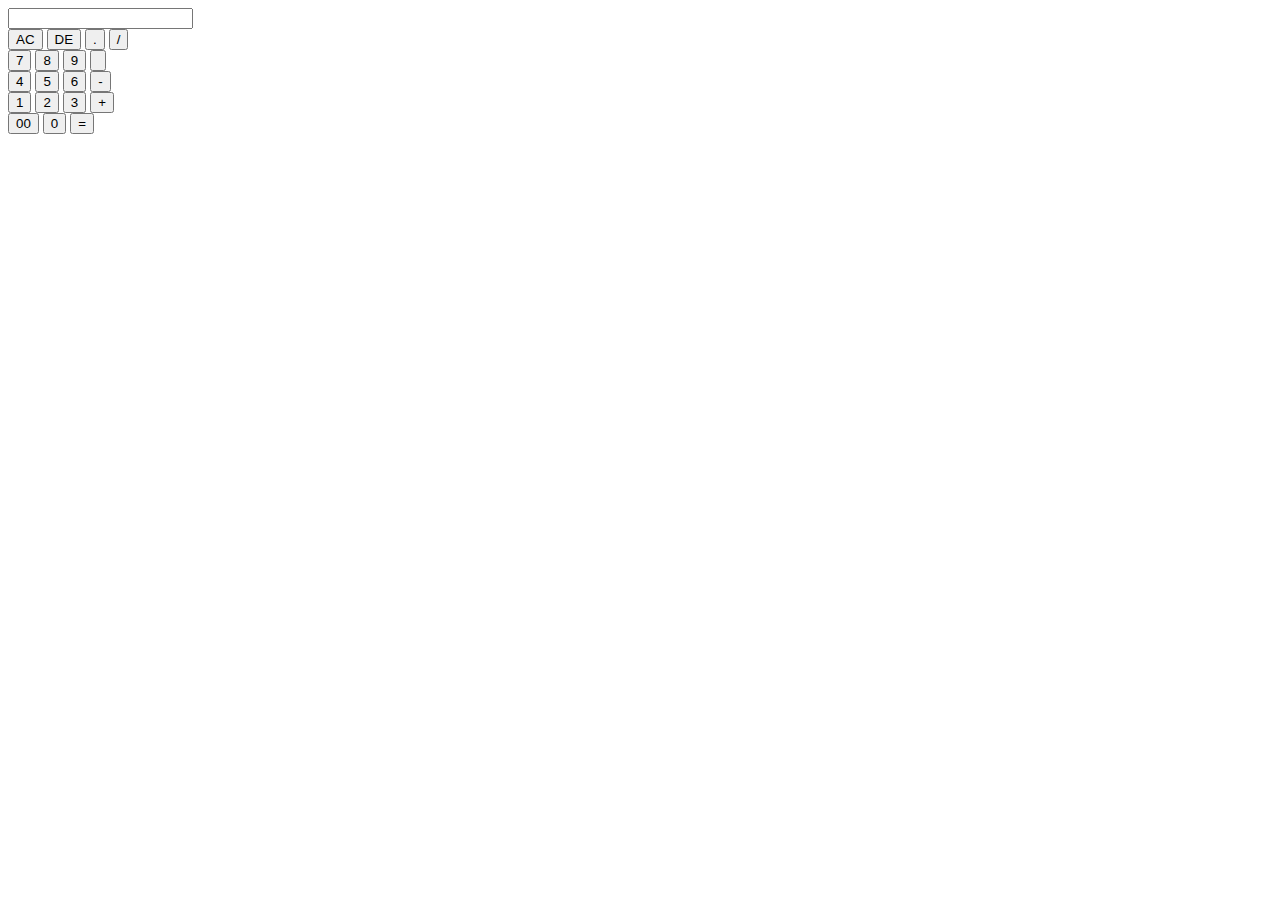
<file: Calculator/index.html>
<!DOCTYPE html>
<html lang="en">
<head>
    <meta charset="UTF-8">
    <meta http-equiv="X-UA-Compatible" content="IE=edge">
    <meta name="viewport" content="width=device-width, initial-scale=1.0">
    <!-- <link rel="stylesheet" href="style.css"> -->
    <title>Calculator</title>

</head>
<body>
<div class="container">
<div class="calculator">
<form >
    <div class="display">
        <input type="text" name="display">
    </div>
    <div>
        <input type="button" value="AC"  onclick="display.value = ''" class="hero" >
        <input type="button" value="DE" onclick ="display.value = display.value.tostring().slice(0,-1)">
        <input type="button" value="."  onclick="display.value += '.'" class="hero">
        <input type="button" value="/" onclick="display.value += '/'" class="hero">
    </div>
    <div>
        <input type="button" value="7" onclick="display.value += '7'">
        <input type="button" value="8" onclick="display.value += '8'">
        <input type="button" value="9" onclick="display.value += '9'">
        <input type="button" value="" onclick="display.value += '*'" class="hero">
    </div>
    <div>
        <input type="button" value="4" onclick="display.value += '4'">
        <input type="button" value="5" onclick="display.value += '5'">
        <input type="button" value="6" onclick="display.value += '6'">
        <input type="button" value="-" onclick="display.value += '-'" class="hero">
    </div>
    <div>
        <input type="button" value="1" onclick="display.value += '1'">
        <input type="button" value="2" onclick="display.value += '2'">
        <input type="button" value="3" onclick="display.value += '3'">
        <input type="button" value="+" onclick="display.value += '+'" class="hero">
    </div>
    <div>
        <input type="button" value="00" onclick="display.value += '00'">
        <input type="button" value="0"  onclick="display.value += '0'">
        <input type="button" value="=" onclick="display.value =eval(display.value)" class="equal" class="hero">
 </div>
</form>
</div>
</div>

</body>
</html>
</file>
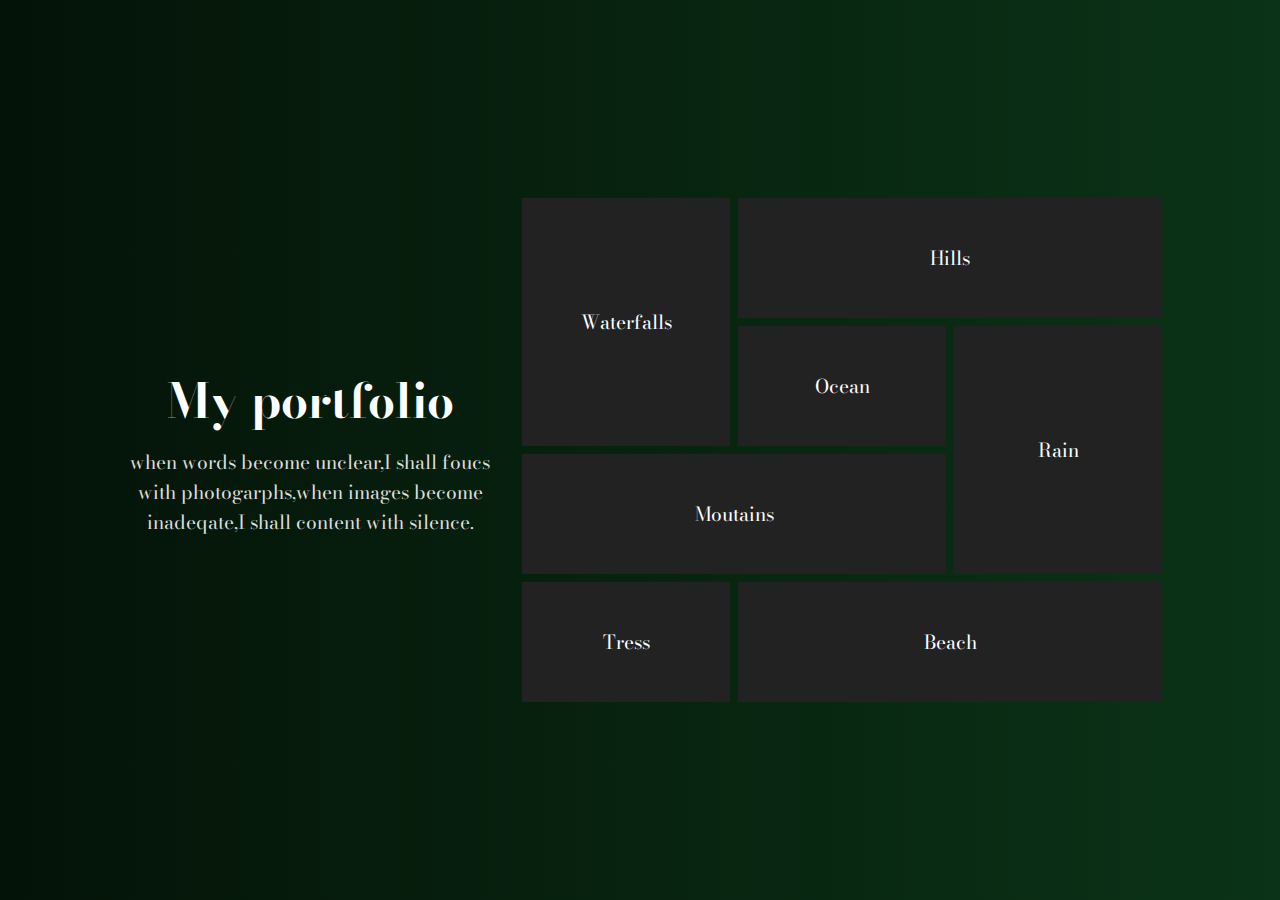
<file: Grid Portfolio/index.html>
<!DOCTYPE html>
<html lang="en">
<head>
    <meta charset="UTF-8">
    <meta http-equiv="X-UA-Compatible" content="IE=edge">
    <meta name="viewport" content="width=device-width, initial-scale=1.0">
    <title>Grid portfolio</title>
    <link rel="stylesheet" href="style.css">
</head>
<body>
<div class="container">
    <div class="left-text">
        <h2 class="heading">My portfolio</h2>
        <p class="sub-heading">when words become unclear,I shall foucs with photogarphs,when images become inadeqate,I shall content with silence.</p>
    </div>
    <div class="gallery">
        <div class="box row-2" style=background-image:url(https://images.unsplash.com/photo-1627308158115-e62e8b8f9a6a?ixlib=rb-4.0.3&ixid=MnwxMjA3fDB8MHxzZWFyY2h8N3x8d2F0dGVyZmFsbHxlbnwwfHwwfHw%3D&auto=format&fit=crop&w=500&q=60)>Waterfalls</div>
        <div class="box col-2"style=background-image:url(https://media.istockphoto.com/id/931479532/photo/mountain-valley-during-sunrise-beutiful-natural-landsscape-in-the-summer-time.jpg?b=1&s=170667a&w=0&k=20&c=Mo4u13p91M-bLF7jypBLjefS7wiD0lPE3jLV_VR2WYY=)>Hills</div>
        <div class="box"style=background-image:url(https://media.istockphoto.com/id/162311100/photo/sunset-over-water.jpg?b=1&s=170667a&w=0&k=20&c=WlD0C3aHxVL6wpzG-Wn36okaIPgAG9T97QkqjIflSdQ=)>Ocean</div>
        <div class="box row-2"style=background-image:url(https://images.unsplash.com/photo-1630574232726-fc3ea90637b8?ixlib=rb-4.0.3&ixid=MnwxMjA3fDB8MHxzZWFyY2h8NXx8cmFpbmluZ3xlbnwwfHwwfHw%3D&auto=format&fit=crop&w=500&q=60)>Rain</div>
        <div class="box col-2"style=background-image:url(https://media.istockphoto.com/id/1459932595/photo/dramatic-sunset-over-the-sea-surface-with-the-mounatins-in-the-background.jpg?b=1&s=170667a&w=0&k=20&c=rMySD1wa_wDRHSpmPUTpisZAfUVmKdsrq4q_Owo0hpU=)>Moutains</div>
        <div class="box"style=background-image:url(https://media.istockphoto.com/id/1317323736/photo/a-view-up-into-the-trees-direction-sky.jpg?b=1&s=170667a&w=0&k=20&c=VqVR2PMyaneOTn8f6wgEgM2V-zsHCzFMk6Wnm_kAf_k=)>Tress</div>
        <div class="box col-2"style=background-image:url(https://media.istockphoto.com/id/1440040288/photo/encinitas-sunset-over-swamis-with-pam-trees.jpg?b=1&s=170667a&w=0&k=20&c=czm-BHyz5kI3uVxGUmmRWS1GKyUmMI49cLxxyKfEnYo=)>Beach<div>
    </div>
</div>
    
</body>
</html>
</file>
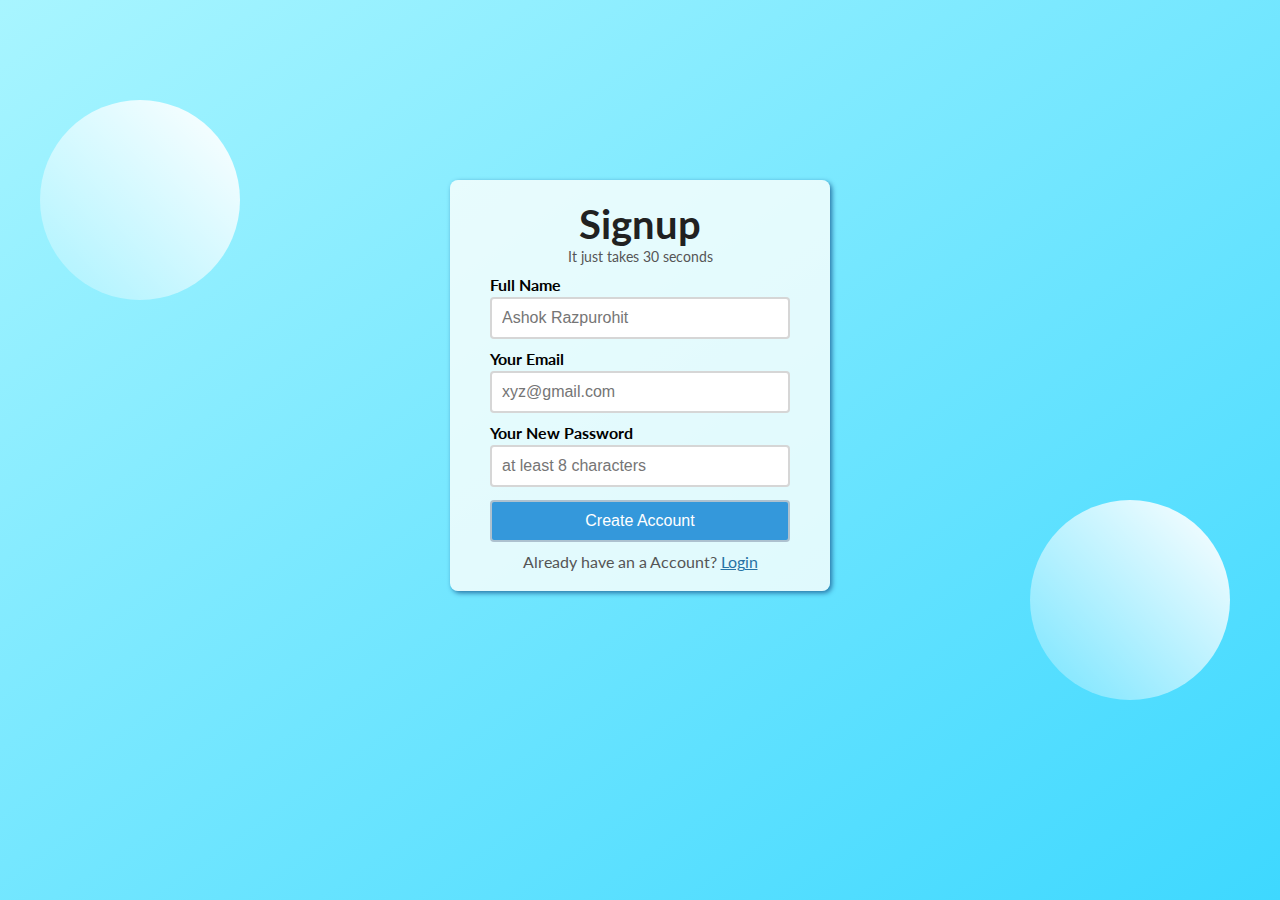
<file: Mini Project/index.html>
<!DOCTYPE html>
<html lang="en">
<head>
    <meta charset="UTF-8">
    <meta http-equiv="X-UA-Compatible" content="IE=edge">
    <meta name="viewport" content="width=device-width, initial-scale=1.0">
    <link rel="stylesheet" href="style.css">
    <title>Signup</title>
</head>    
<body>
    <div class="outer-box">
        <div class="inner-box">
            <header class="signup-header">
                <h1>Signup</h1>
                <p>It just takes 30 seconds</p>
            </header>
            <main class="signup-body">
                <form action="#">
                    <p>
                        <label for="fullname">Full Name</label>
                        <input type="text" id="fullname"placeholder="Ashok Razpurohit" required>
                    </p>
                    <p>
                        <label for="email">Your Email</label>
                        <input type="email" id="email"placeholder="xyz@gmail.com" required>
                    </p>
                    <p>
                        <label for="password">Your New Password</label>
                        <input type="password" id="password"placeholder="at least 8 characters" required>
                    </p>
                    <p>
                
                        <input type="submit" id="submit" value="Create Account">
                    </p>
                </form>
            </main>
            <footer class="signup-footer">
                <p>Already have an a Account? <a href="login.html">Login</a></p>
            </footer>
        </div>
        <div class="cricle c1"></div>                                         
        <div class="cricle c2 "></div>
    </div>
    
</body>
</html>
</file>
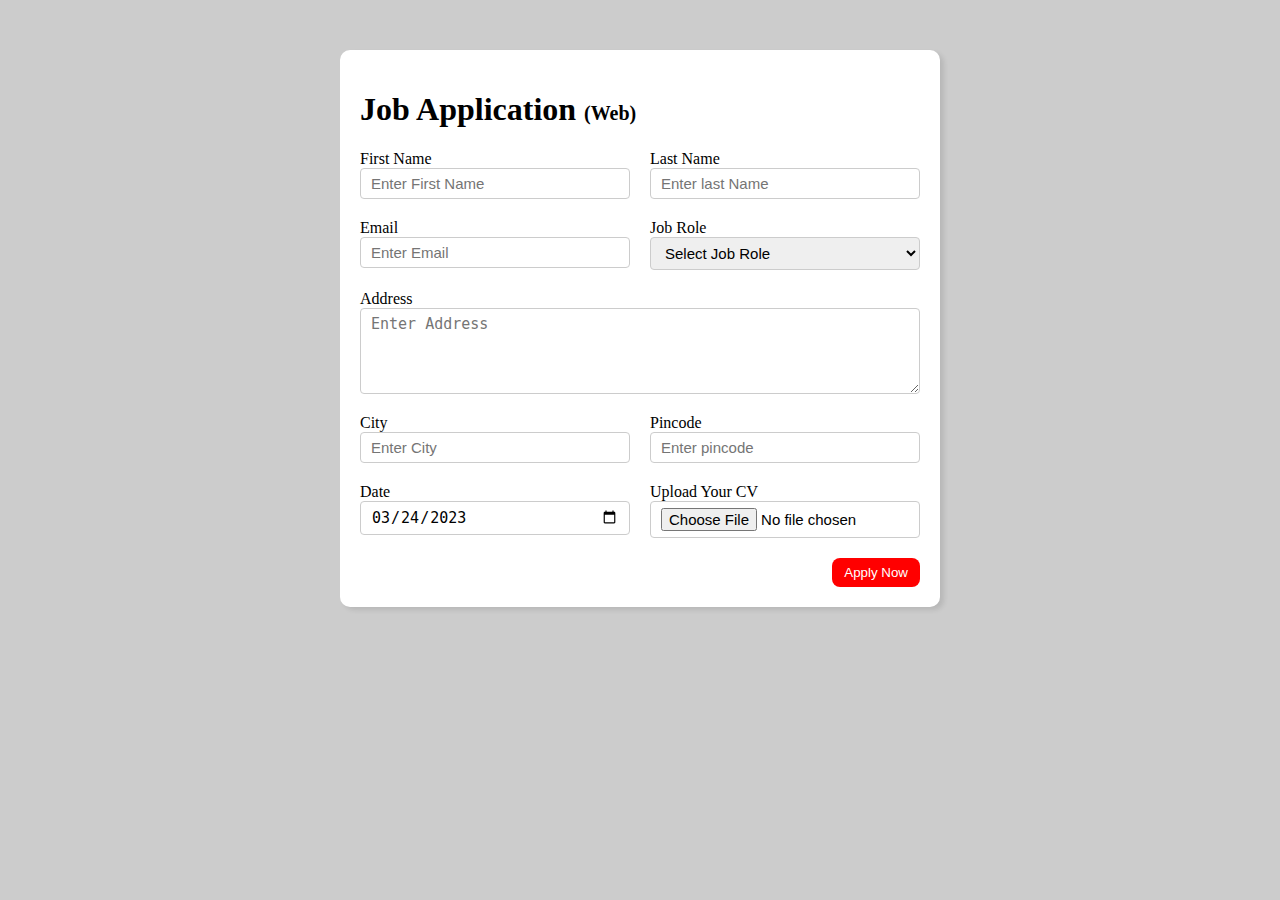
<file: Project 2/index.html>
<!DOCTYPE html>
<html lang="en">
<head>
    <meta charset="UTF-8">
    <meta http-equiv="X-UA-Compatible" content="IE=edge">
    <meta name="viewport" content="width=device-width, initial-scale=1.0">
    <title>Job Application Form</title>
    <link rel="stylesheet" href="style.css">
</head>
<body>
    <div class="container">
       <div class="apply-box">
        <h1>Job Application <span class="small-heading-text">(Web)</span></h1>
        <form action="#">
         <div class="form-container">
          <div class="form-control">
            <label for="first-name">First Name</label>
            <input type="text" class="first-name" id="first-name" placeholder="Enter First Name">
          </div>

          <div class="form-control">
            <label for="last-name">Last Name</label>
            <input type="text" class="last-name" id="last-name" placeholder="Enter last Name">
          </div>

          <div class="form-control">
            <label for="email">Email</label>
            <input type="email" class="email" id="email" placeholder="Enter Email">
          </div>

          <div class="form-control">
            <label for="job-role">Job Role</label>
            <select name="job-role" id="job-role">
                <option value="">Select Job Role</option>
                <option value="frontend">Frontend Developer</option>
                <option value="backend">Backend Developer</option>
                <option value="full-stack-developer">FullStack Developer</option>
                <option value="ui-ux">Ui/Ux Designer</option>
            </select>
        </div>

        <div class="form-control textarea-control">
            <label for="address">Address</label>
            <textarea name="address" id="address" cols="30" rows="4" placeholder="Enter Address"></textarea>
          </div>

          <div class="form-control">
            <label for="city-name">City</label>
            <input type="text" class="city-name" id="city-name" placeholder="Enter City">
          </div>

          <div class="form-control">
            <label for="pincode">Pincode</label>
            <input type="number" class="pincode" id="pincode" placeholder="Enter pincode">
          </div>

          <div class="form-control">
            <label for="date">Date</label>
            <input value="2023-03-24" type="date" class="date" id="date">
          </div>

          <div class="form-control">
            <label for="upload">Upload Your CV</label>
            <input type="file" class="upload" id="upload" name="upload">
          </div>
        </div>

        <div class="button-container">
          <button type="submit">Apply Now</button>
        </div>


        </form>
       </div> 
    </div> 
</body>
</html>
</file>
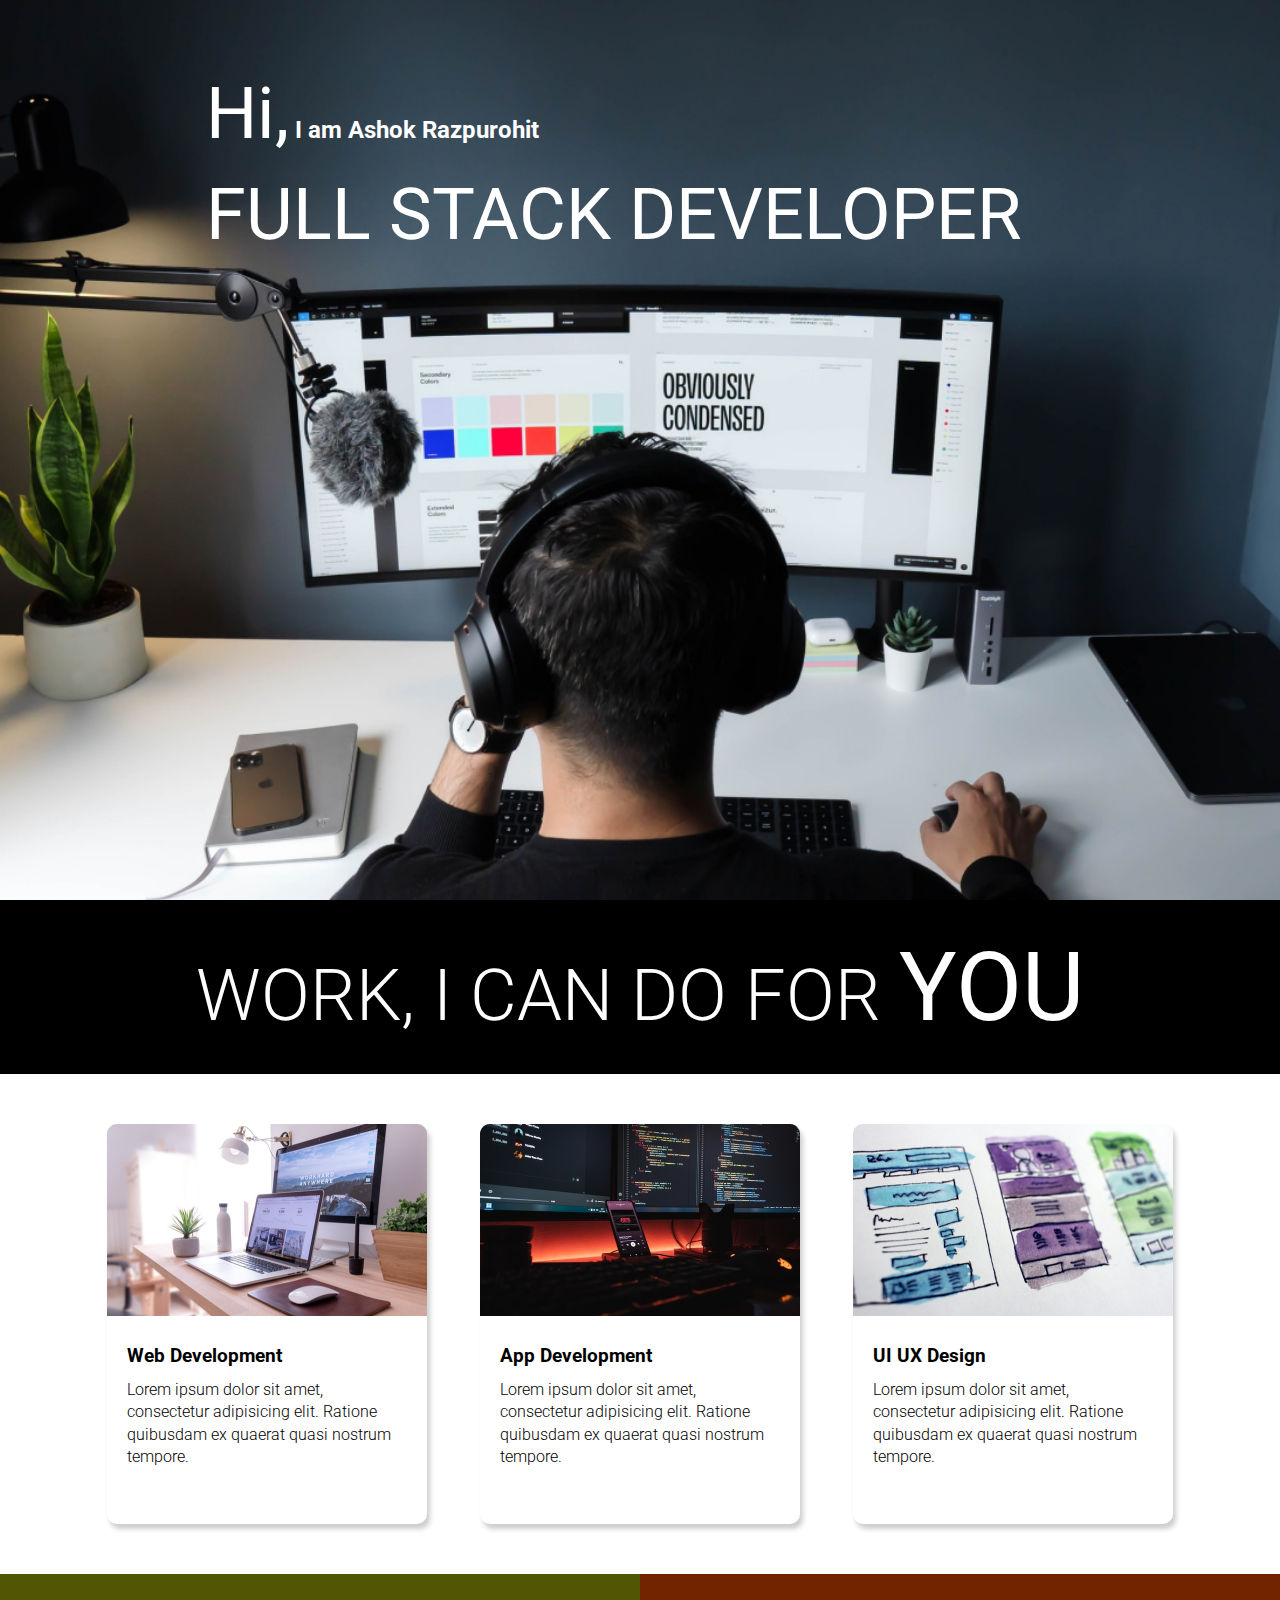
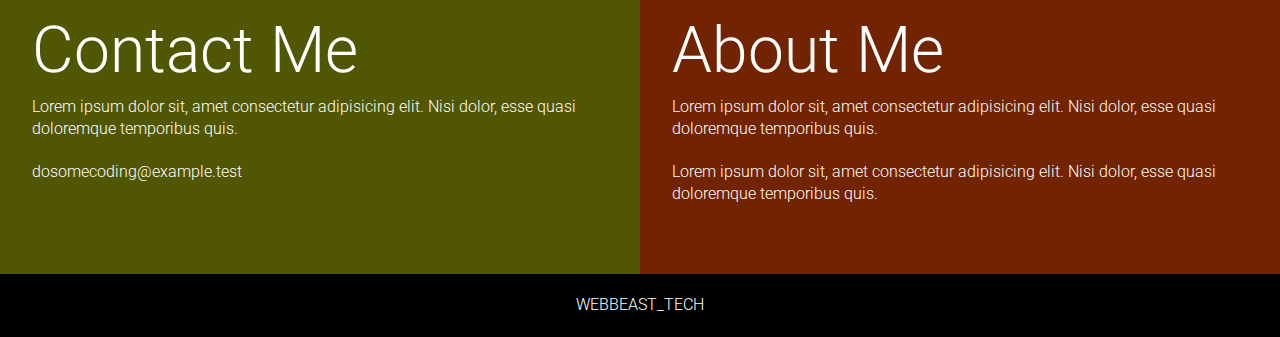
<file: Project 4/index.html>
<!DOCTYPE html>
<html lang="en">
  <head>
    <meta charset="UTF-8" />
    <meta http-equiv="X-UA-Compatible" content="IE=edge" />
    <meta name="viewport" content="width=device-width, initial-scale=1.0" />
    <title>Developer | Landing Page</title>
    <link rel="stylesheet" href="style.css" />
  </head>
  <body>
    <section class="hero_section">
      <div class="text_container">
        <h2><span class="lg_text">Hi,</span> I am Ashok Razpurohit</h2>
        <h1 class="lg_text">FULL STACK DEVELOPER</h1>
      </div>
    </section>
    <section class="black_box">
      <h2>WORK, I CAN DO FOR <span>YOU</span></h2>
    </section>
    <section class="work">
      <div class="grid_item">
        <div class="card">
          <div class="image_container">
            <img src="images/img 1.png" alt="web development" />
          </div>
          <div class="card_content">
            <h3>Web Development</h3>
            <p>
              Lorem ipsum dolor sit amet, consectetur adipisicing elit. Ratione
              quibusdam ex quaerat quasi nostrum tempore.
            </p>
          </div>
        </div>
      </div>
      <div class="grid_item">
        <div class="card">
          <div class="image_container">
            <img src="images/img2.png" alt="app development" />
          </div>
          <div class="card_content">
            <h3>App Development</h3>
            <p>
              Lorem ipsum dolor sit amet, consectetur adipisicing elit. Ratione
              quibusdam ex quaerat quasi nostrum tempore.
            </p>
          </div>
        </div>
      </div>
      <div class="grid_item">
        <div class="card">
          <div class="image_container">
            <img src="images/img3.png" alt="web development" />
          </div>
          <div class="card_content">
            <h3>UI UX Design</h3>
            <p>
              Lorem ipsum dolor sit amet, consectetur adipisicing elit. Ratione
              quibusdam ex quaerat quasi nostrum tempore.
            </p>
          </div>
        </div>
      </div>
    </section>
    <section class="bottom_section">
      <div class="contact">
        <h2>Contact Me</h2>
        <p>
          Lorem ipsum dolor sit, amet consectetur adipisicing elit. Nisi dolor,
          esse quasi doloremque temporibus quis.
        </p>
        <p>dosomecoding@example.test</p>
      </div>
      <div class="about">
        <h2>About Me</h2>

        <p>
          Lorem ipsum dolor sit, amet consectetur adipisicing elit. Nisi dolor,
          esse quasi doloremque temporibus quis.
        </p>
        <p>
          Lorem ipsum dolor sit, amet consectetur adipisicing elit. Nisi dolor,
          esse quasi doloremque temporibus quis.
        </p>
      </div>
    </section>
    <footer>WebBeast_Tech</footer>
  </body>
</html>
</file>
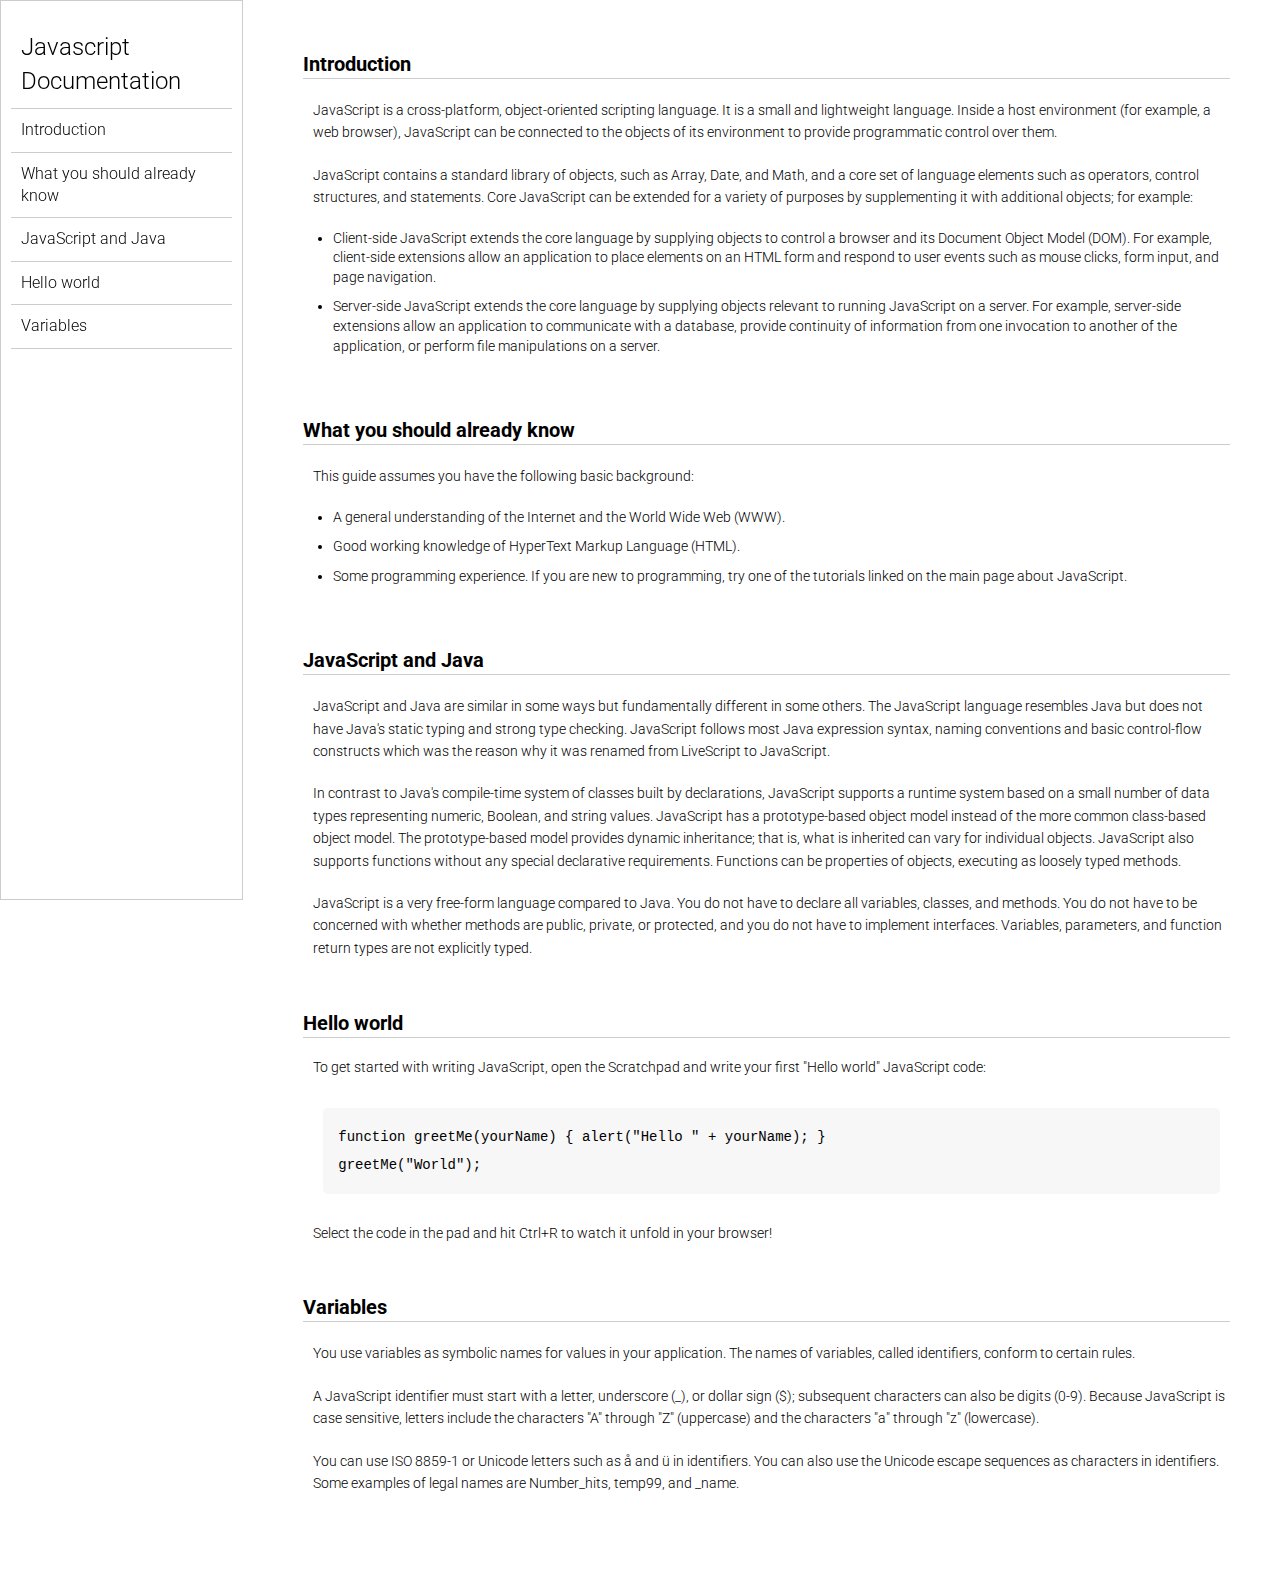
<file: Project 6/Project 7/index.html>
<!DOCTYPE html>
<html lang="en">
  <head>
    <meta charset="UTF-8" />
    <meta http-equiv="X-UA-Compatible" content="IE=edge" />
    <meta name="viewport" content="width=device-width, initial-scale=1.0" />
    <title>Javascript Documentation</title>
    <link rel="stylesheet" href="style.css" />
    <link rel="stylesheet" href="style.css" />
  </head>
  <body>
    <header>
      <nav>
        <h1>Javascript Documentation</h1>
        <ul>
          <a href="#Introduction"><li>Introduction</li></a>
          <a href="#What_you_should_already_know"
            ><li>What you should already know</li></a
          >
          <a href="#JavaScript_and_Java"><li>JavaScript and Java</li></a>
          <a href="#Hello_world"><li>Hello world</li></a>
          <a href="#Variables"><li>Variables</li></a>
        </ul>
      </nav>
    </header>
    <main>
      <section id="Introduction">
        <h2>Introduction</h2>
        <article>
          <p>
            JavaScript is a cross-platform, object-oriented scripting language.
            It is a small and lightweight language. Inside a host environment
            (for example, a web browser), JavaScript can be connected to the
            objects of its environment to provide programmatic control over
            them.
          </p>

          <p>
            JavaScript contains a standard library of objects, such as Array,
            Date, and Math, and a core set of language elements such as
            operators, control structures, and statements. Core JavaScript can
            be extended for a variety of purposes by supplementing it with
            additional objects; for example:
          </p>
          <ul>
            <li>
              Client-side JavaScript extends the core language by supplying
              objects to control a browser and its Document Object Model (DOM).
              For example, client-side extensions allow an application to place
              elements on an HTML form and respond to user events such as mouse
              clicks, form input, and page navigation.
            </li>
            <li>
              Server-side JavaScript extends the core language by supplying
              objects relevant to running JavaScript on a server. For example,
              server-side extensions allow an application to communicate with a
              database, provide continuity of information from one invocation to
              another of the application, or perform file manipulations on a
              server.
            </li>
          </ul>
        </article>
      </section>
      <section id="What_you_should_already_know">
        <h2>What you should already know</h2>
        <article>
          <p>This guide assumes you have the following basic background:</p>

          <ul>
            <li>
              A general understanding of the Internet and the World Wide Web
              (WWW).
            </li>
            <li>Good working knowledge of HyperText Markup Language (HTML).</li>
            <li>
              Some programming experience. If you are new to programming, try
              one of the tutorials linked on the main page about JavaScript.
            </li>
          </ul>
        </article>
      </section>
      <section id="JavaScript_and_Java">
        <h2>JavaScript and Java</h2>
        <article>
          <p>
            JavaScript and Java are similar in some ways but fundamentally
            different in some others. The JavaScript language resembles Java but
            does not have Java's static typing and strong type checking.
            JavaScript follows most Java expression syntax, naming conventions
            and basic control-flow constructs which was the reason why it was
            renamed from LiveScript to JavaScript.
          </p>

          <p>
            In contrast to Java's compile-time system of classes built by
            declarations, JavaScript supports a runtime system based on a small
            number of data types representing numeric, Boolean, and string
            values. JavaScript has a prototype-based object model instead of the
            more common class-based object model. The prototype-based model
            provides dynamic inheritance; that is, what is inherited can vary
            for individual objects. JavaScript also supports functions without
            any special declarative requirements. Functions can be properties of
            objects, executing as loosely typed methods.
          </p>
          <p>
            JavaScript is a very free-form language compared to Java. You do not
            have to declare all variables, classes, and methods. You do not have
            to be concerned with whether methods are public, private, or
            protected, and you do not have to implement interfaces. Variables,
            parameters, and function return types are not explicitly typed.
          </p>
        </article>
      </section>
      <section id="Hello_world">
        <h2>Hello world</h2>
        <article>
          To get started with writing JavaScript, open the Scratchpad and write
          your first "Hello world" JavaScript code:
          <code
            >function greetMe(yourName) { alert("Hello " + yourName); }
            greetMe("World");
          </code>

          Select the code in the pad and hit Ctrl+R to watch it unfold in your
          browser!
        </article>
      </section>
      <section id="Variables">
        <h2>Variables</h2>
        <article>
          <p>
            You use variables as symbolic names for values in your application.
            The names of variables, called identifiers, conform to certain
            rules.
          </p>
          <p>
            A JavaScript identifier must start with a letter, underscore (_), or
            dollar sign ($); subsequent characters can also be digits (0-9).
            Because JavaScript is case sensitive, letters include the characters
            "A" through "Z" (uppercase) and the characters "a" through "z"
            (lowercase).
          </p>
          <p>
            You can use ISO 8859-1 or Unicode letters such as å and ü in
            identifiers. You can also use the Unicode escape sequences as
            characters in identifiers. Some examples of legal names are
            Number_hits, temp99, and _name.
          </p>
        </article>
      </section>
    </main>
  </body>
</html>
</file>
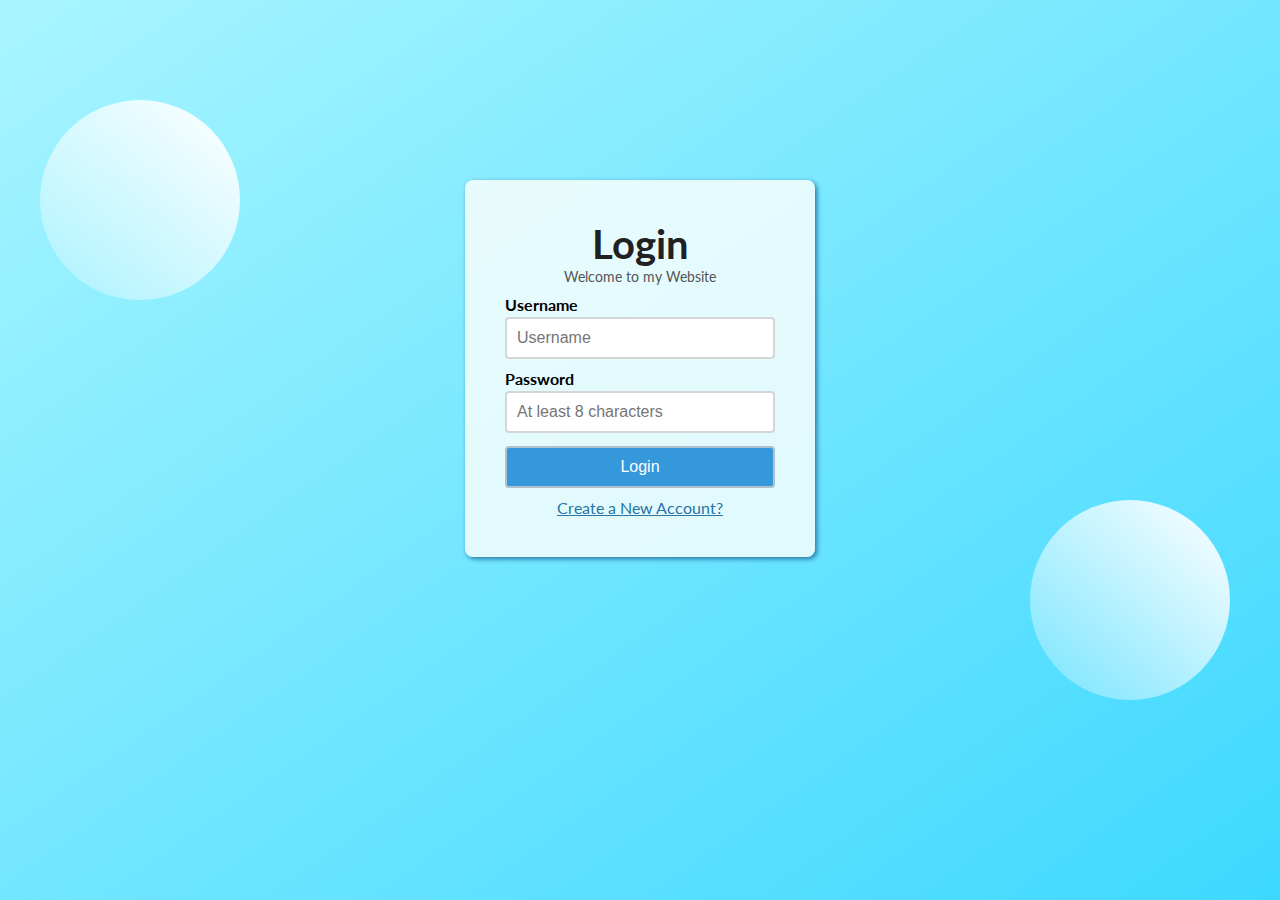
<file: Mini Project/login.html>
<!DOCTYPE html>
<html lang="en">
<head>
    <meta charset="UTF-8">
    <meta http-equiv="X-UA-Compatible" content="IE=edge">
    <meta name="viewport" content="width=device-width, initial-scale=1.0">
    <title>Login</title>
    <link rel="stylesheet" href="login.css">
</head>
<body>
    <div class="outer-box">
        <div class="inner-box">
            <header class="login-header">
                <h1>Login</h1>
                <p>Welcome to my Website</p>
            </header>
            <main class="login-body">
                <form action="#">
                    <p>
                        <label for="username">Username</label>
                        <input type="text" id="username"placeholder="Username" required>
                    </p>
                    <!-- <p>
                        <label for="email">Your Email</label>
                        <input type="email" id="email"placeholder="ashokkhandi3@gmail.com" required>
                    </p> -->
                    <p>
                        <label for="password"> Password</label>
                        <input type="password" id="password" placeholder="At least 8 characters" required>
                    </p>
                    <p>
                
                        <input type="submit" id="submit" value="Login">
                    </p>
                   
                </form>
            </main>
            <footer class="login-footer">
                <p><a href="index.html">Create a New Account?</a></p>
         
                
            </footer>
        </div>
        <div class="cricle c1"></div>
        <div class="cricle c2 "></div>
    </div>
    
    
</body>
</html>
</file>
<file: Calculator/style.css>
*{
    margin: 0;
    padding: 0;
  font-family: "poppins","sans-serif";
   box-sizing: border-box;
}

.container{
   width: 100%; 
   height: 100vh;
   background: #e3f9ff;
   display: flex;
   align-items: center;
   justify-content: center;
}
.calculator{
   background: #3a4452;
   padding: 20px;
   border-radius: 10px;
}
.calculator form input{
   border: 0;
   outline: 0;
   width: 60px;
   height: 60px;
   border-radius: 10px;
   box-shadow: -8px -8px 15px rgba(255, 255, 255, 0.1),5px 5px 15px rgba(0, 0, 0, 0.2);
   background: transparent;
   font-size: 20px;
   color: #ffff;
   cursor: pointer;
   margin: 10px;}
 
   form .display{
   display: flex;
   justify-content: flex-end;
   margin: 20px 0;
}
form .display input{
   text-align: right;
   flex: 1;
   font-size: 45px;
   box-shadow: none;
}
form input.equal{
   width: 145px;
}
form input .hero{
   color: #4cb5a2;
}
</file>
<file: Grid Portfolio/style.css>
@import url('https://fonts.googleapis.com/css2?family=Bodoni+Moda:wght@400;900&display=swap');

*{
    margin: 0;
    padding: 0;
    box-sizing: border-box;
}

body{
    font-family: 'Bodoni Moda', serif;
    font-size: 1.2rem;
}
.container{
    min-height: 100vh;
    display: flex;
    justify-content: center;
    align-items: center;
    gap: 20px;
    background: linear-gradient(to right,#041308,#0b3317);
}
.left-text{
    flex-basis: 30%;
}


.heading{
    font-size: 3rem;
    color: white;
    text-align: center;
}
.sub-heading{
    color: #ddd;
    margin-top: 10px;
    text-align: center;
}

.gallery{
    flex-basis: 50%;
    display: grid;
    gap: 8px;
    grid-template-columns: repeat(3,1fr);
    grid-auto-rows: 120px;
}

.box{
    background-size: cover;
    background-position: top;
    color: white;
    display: flex;
    justify-content: center;
    align-items: center;
    background-color: #222;
    background-blend-mode: hard-light;
    transition: all 1s ease-in-out;
}

.box:hover{
    background-color: #999;
    background-position: center;
    box-shadow: 0 0 4px #fff;
}


.row-2{
    grid-row: span 2;
}

.col-2{
grid-column: span 2;
}

/* media query for width <=1024 */
@media screen and (max-width: 1024px) {   
      .container {
        flex-direction: column;
        padding-block: 20px;
      }
    .gallery{
        width: 100%;
        padding-inline:12px;
        grid-auto-rows: 220px;
    }  
    .box{
        grid-row: span 1;
        grid-column: span 3;
    }
}
</file>
<file: Mini Project/style.css>
@import url('https://fonts.googleapis.com/css2?family=Lato:ital,wght@0,400;0,700;1,400&display=swap');

*{
  margin: 0;
  padding: 0;
  box-sizing: border-box;
}
body{
  font-family: 'lato',sans-serif;
}

.outer-box{
  width: 100vw;
  height: 100vh;
  background: linear-gradient(to top left,#3ed8ff,#a8f5ff);
  justify-content: center;
}

.inner-box{
  width: 380px;
  margin: 0 auto;
  position: relative;
  top: 20%;
  transform: translateY(-50);
  padding: 20px 40px;
  background-color: #fffffccc;
  border-radius: 8px;
  box-shadow:2px 2px 5px #2773a5 ;
  z-index: 2;

}
.signup-header h1{
  text-align: center;
  font-size: 2.5rem;
  color: #212121;

}
 .signup-header p{
  font-size: 0.9rem;
  color: #555;
  text-align: center; 
} 
.signup-body{
  margin: 2px 0; 
}

.signup-body p{
  margin: 10px 0;

}
.signup-body p label{
  display: block;
  font-weight: bold;
}
.signup-body p input{
  width: 100%;
padding: 10px;
border: 2px solid #cccc;
border-radius: 4px;
font-size: 1rem;
margin-top: 3px;
}

.signup-body p input[type="submit"]{
  background-color: #3498db;
  border: null;
  color: white;
  cursor: pointer;
}
.signup-body p input[type="submit"]:hover{
  background-color:#2773a5
}

.signup-footer p{
  color: #555;
  text-align: center;
}
.signup-footer p a{
  color: #2773a5;
}
.cricle{
  width: 200px;
  height: 200px;
  border-radius: 100px;
  background: linear-gradient(to top right, #ffffff33,#ffffffff);
  position: absolute;
}

.c1{
  top: 100px;
  left: 40px;
}
.c2{
  bottom: 200px;
  right: 50px;
}
</file>
<file: Project 2/style.css>
*{
    margin: o;
    padding: 0;
    box-sizing: border-box
}
body{
    background-color: #ccc;

}
.container{
    max-width: 900px;
    margin: 0 auto;
}
.apply-box{
    max-width: 600px;
    padding: 20px;
    background: white;
    margin: 0 auto;
    margin-top: 50px;
    box-shadow: 4px 3px 5px rgba(1, 1, 1, 0.1);
    border-radius: 10px;
}
.small-heading-text{
    font-size: 20px;
}

.form-container{
    margin-top: 20px;
    display: grid;
    grid-template-columns: repeat(auto-fit,minmax(200px,1fr));
    gap: 20px;

}
.form-control{
    display: flex;
    flex-direction: column;
}

labal{
font-size: 15px;
margin-bottom: 5px
}

input,select,textarea{
padding: 6px 10px;
border: 1px solid #ccc;
border-radius: 4px;
font-size: 15px;
}
input:focus{
    outline-color: red;
}
.button-container{
    display: flex;
    justify-content: end;
    margin-top: 20px;

}
button{
    background-color: red;
    border: transparent solid 2px;
    padding: 5px 10px;
    color: white;
    border-radius: 8px;
    transition: 0.3s ease-in;
}
button:hover{
    background-color: #ccc;
    border: 2px solid red;
    color: white;
    transition: 0.3s ease-out;
    cursor: pointer;
}
.textarea-control {
    grid-column: 1/span 2 ;
}
.textarea-control textarea{
    width: 100%;
}

/* media queries */
@media screen and (max-width:468px){
    .textarea-control {
        grid-column: 1/span 1 ;
      }
    
    }
</file>
<file: Project 4/style.css>
@import url("https://fonts.googleapis.com/css2?family=Roboto:ital,wght@0,100;0,300;0,400;0,500;0,700;0,900;1,100;1,300;1,400;1,500;1,700;1,900&display=swap");
* {
  margin: 0;
  padding: 0;
  box-sizing: border-box;
}

html,
body {
  line-height: 1.4;
  font-weight: 300;
  font-family: "Roboto", sans-serif;
}

.hero_section {
  background-image: url(images/develpoer.png);
  min-height: 100vh;
  background-position: center;
  background-size: cover;
  background-repeat: no-repeat;
}
.text_container {
  color: white;
  max-width: 900px;
  margin: 0 auto;
  padding-top: 64px;
  padding-left: 16px;
}
.lg_text {
  font-size: 72px;
  font-weight: 400;
}
.black_box {
  background-color: #000;
  padding: 20px;
}
.black_box h2 {
  font-size: 72px;
  color: white;
  text-align: center;
  font-weight: 300;
}

.black_box h2 span {
  font-weight: 400;
  font-size: 96px;
}
.work {
  display: grid;
  gap: 20px;
  grid-template-columns: repeat(auto-fit, minmax(320px, 1fr));

  max-width: 1100px;
  margin: 50px auto;
}
.grid_item {
  display: flex;
  justify-content: center;
  align-items: center;
}
.card {
  max-width: 320px;
  height: 400px;
  border-radius: 10px;
  box-shadow: 3px 5px 5px rgba(1, 1, 1, 0.2);
  transition: 0.2s ease-in-out;
}
.card:hover {
  transform: scale(1.04);
  box-shadow: 3px 5px 5px rgba(1, 1, 1, 0.3);
  transition: 0.2s ease-in-out;
}
.card_content {
  padding: 20px;
}
.card_content h3 {
  margin-bottom: 10px;
}
.bottom_section {
  display: flex;
}
.contact {
  background-color: #515603;
}
.about {
  background-color: #722300;
}

.contact,
.about {
  min-height: 300px;
  padding: 32px;
  color: white;
}
.about h2,
.contact h2 {
  font-size: 64px;
  font-weight: 300;
}
.about p,
.contact p {
  margin-bottom: 20px;
}

footer {
  text-align: center;
  text-transform: uppercase;
  background-color: #000;
  padding: 20px;
  color: white;
}
@media (max-width: 786px) {
  .hero_section {
    min-height: 50vh;
  }
  .text_container {
    padding: 10px 0;
    text-align: center;
  }
  .lg_text {
    font-size: 32px;
  }
  .black_box h2 {
    font-size: 24px;
  }
  .black_box h2 span {
    font-weight: 400;
    font-size: 32px;
  }
  .bottom_section {
    flex-direction: column;
  }
  h1 {
    font-size: 32px;
  }
  .about h2,
  .contact h2 {
    font-size: 32px;
  }
}
</file>
<file: Project 6/Project 7/style.css>
@import url("https://fonts.googleapis.com/css2?family=Roboto:ital,wght@0,100;0,300;0,500;0,700;0,900;1,100;1,300;1,400;1,500;1,700;1,900&display=swap");

* {
  margin: 0;
  padding: 0;
  box-sizing: border-box;
}
html,
body {
  font-family: "Roboto", sans-serif;
  font-weight: 300;
  line-height: 1.4;
  scroll-behavior: smooth;
}

a {
  text-decoration: none;
}

body {
  display: flex;
  gap: 10px;
}

header {
  border: 1px solid #ccc;
  height: 100vh;
  position: sticky;
  top: 0;
}
nav {
   padding: 20px 10px; 
}
nav h1 {
  font-size: 1.5rem;
  font-weight: 300;
  padding: 10px;
  border-bottom: 1px solid #ccc;
}

nav ul {
  list-style: none;
}
nav ul li {
  border-bottom: 1px solid #ccc;
  padding: 10px;
  color: black;
}
nav ul li:hover {
  background: #ccc;
  transition: 0.3s ease-in-out;
}

/* Main Section */

main {
  padding: 50px;
}

section {
  margin-bottom: 50px;
  scroll-margin: 50px;
}

section article {
  max-width: 1200px;
  font-size: 14px;
}
section h2 {
  font-size: 20px;
  border-bottom: 1px solid #ccc;
  margin-bottom: 20px;
}

section article {
  margin-left: 10px;
  display: flex;
  flex-direction: column;
  gap: 20px;
}

section article ul {
  margin-left: 20px;
}
section article ul li {
  margin-bottom: 10px;
}

section article p {
  font-size: 14px;
  line-height: 1.6;
}

code {
  display: block;
  text-align: left;
  white-space: pre-line;
  line-height: 2;
  background-color: #f7f7f7;
  padding: 15px;
  margin: 10px;
  border-radius: 5px;
}
</file>
<file: Mini Project/login.css>
@import url('https://fonts.googleapis.com/css2?family=Lato:ital,wght@0,400;0,700;1,400&display=swap');

*{
  margin: 0;
  padding: 0;
  box-sizing: border-box;
}
body{
  font-family: 'lato',sans-serif;
}

.outer-box{
  width: 100vw;
  height: 100vh;
  background: linear-gradient(to top left,#3ed8ff,#a8f5ff);
  justify-content: center;
}

.inner-box{
  width: 350px;
  margin: 0 auto;
  position: relative;
  top: 20%;
  transform: translatey(-50);
  padding: 40px 40px;
  background-color:#fffffccc;
  border-radius: 8px;
  box-shadow: 2px 2px 5px #2773a5;
  z-index: 2;
}
.login-header h1{
  text-align: center;
  font-size: 2.5rem;
  color: #212121;

}
.login-header p{
  font-size: 0.9rem;
  color: #555;
  text-align: center;
}
.login-body{
  margin: 2px 0;
}

.login-body p{
  margin: 10px 0;

}
.login-body p label{
  display: block;
 font-weight: bold;
}
  
.login-body p input{
  width: 100%;
padding: 10px;
border: 2px solid #cccc;
border-radius: 4px;
font-size: 1rem;
margin-top: 3px;
}

.login-body p input[type="submit"]{
  background-color: #3498db;
  border: null;
  color: white;
  cursor: pointer;
}
.login-body p input[type="submit"]:hover{
  background-color:#2773a5
}

.login-footer p{
  color: #555;
  text-align: center;

}
.login-footer p a{
  color: #2773a5;
}
.cricle{
  width: 200px;
  height: 200px;
  border-radius: 100px;
  background: linear-gradient(to top right, #ffffff33,#ffffffff);
  position: absolute;
}

.c1{
  top: 100px;
  left: 40px;
}
.c2{
  bottom: 200px;
  right: 50px;
}
</file>
